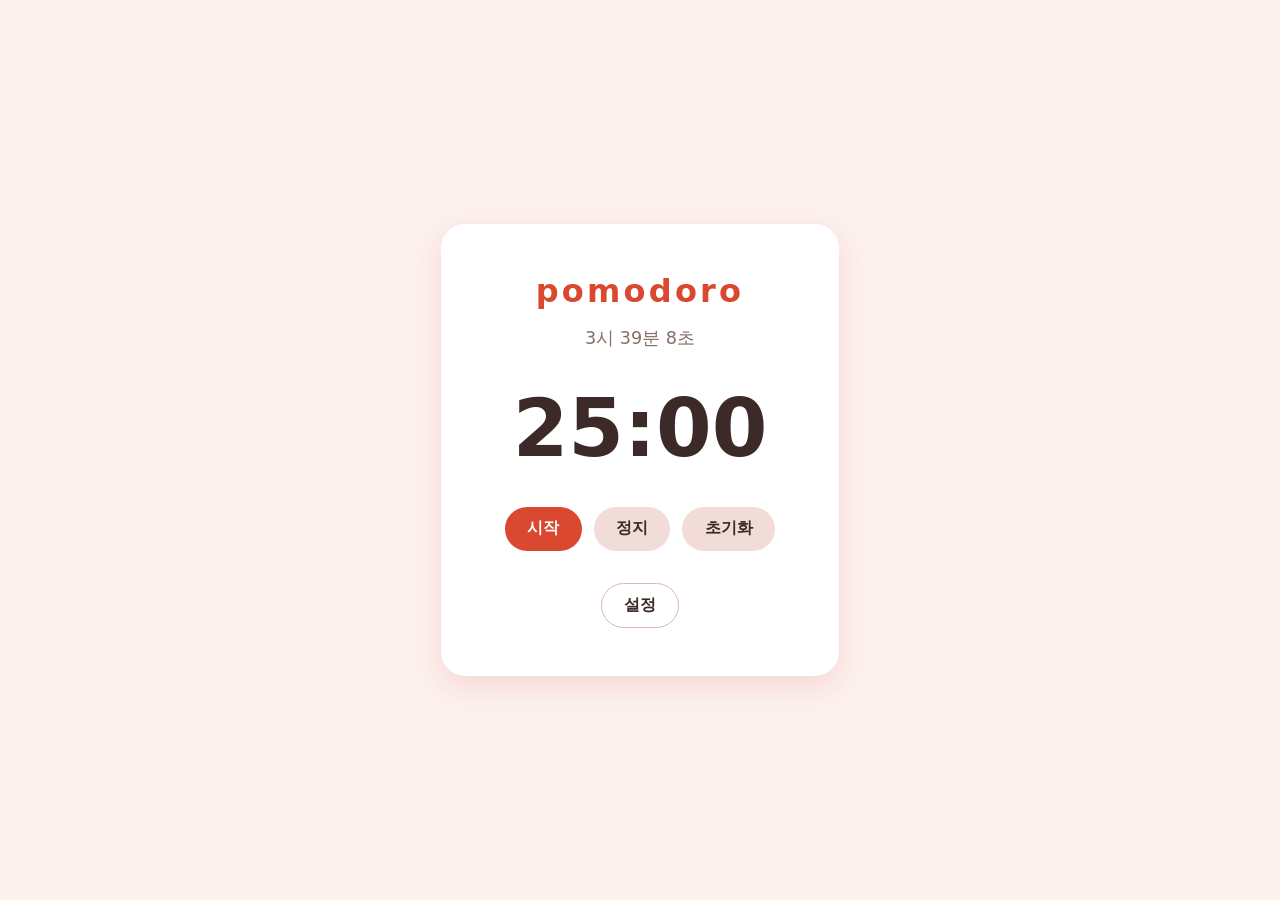
<file: index.html>
<!DOCTYPE html>
<html lang="ko">
<head>
  <meta charset="UTF-8">
  <meta name="viewport" content="width=device-width, initial-scale=1.0">
  <title>Pomodoro</title>
  <link rel="stylesheet" href="index.css">
</head>
<body>
  <main class="container">
    <h1>pomodoro</h1>

    <div class="clock" id="clock"></div>

    <div class="timer" id="timer">25:00</div>

    <div class="controls">
      <button type="button" id="start" class="btn btn-start">시작</button>
      <button type="button" id="stop" class="btn btn-stop">정지</button>
      <button type="button" id="reset" class="btn btn-reset">초기화</button>
    </div>

    <button type="button" id="settings" class="btn btn-settings">설정</button>
  </main>
  <script src="index.js"></script>
</body>
</html>
</file>
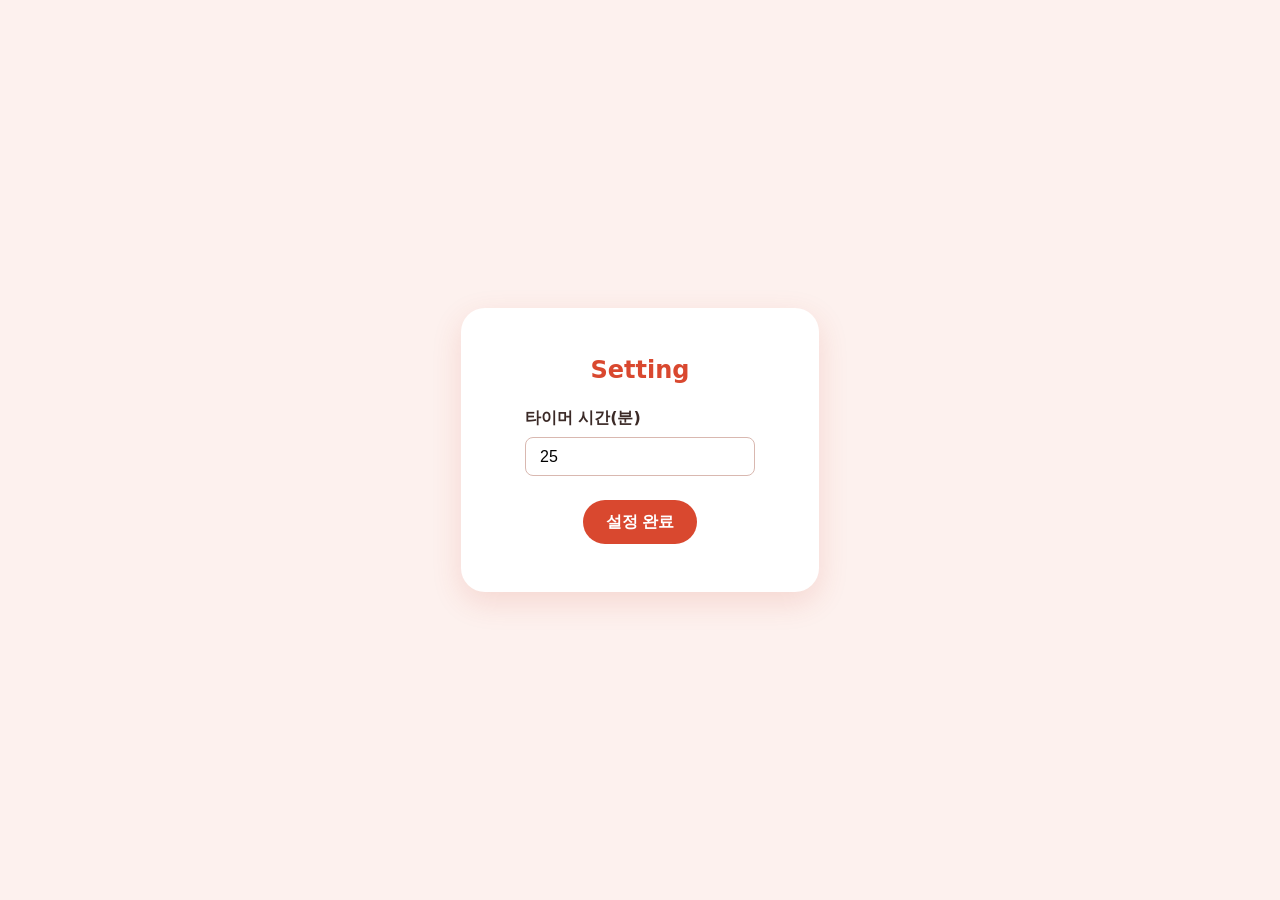
<file: setting.html>
<!DOCTYPE html>
<html lang="ko">
<head>
  <meta charset="UTF-8">
  <meta name="viewport" content="width=device-width, initial-scale=1.0">
  <title>Setting</title>
  <link rel="stylesheet" href="setting.css">
</head>
<body>
  <main class="container">
    <h3>Setting</h3>

    <label class="field">
      타이머 시간(분)
      <input type="number" id="minutes" value="25" min="1">
    </label>

    <button type="button" id="save" class="btn">설정 완료</button>
  </main>
  <script src="setting.js"></script>
</body>
</html>
</file>
<file: index.css>
* {
  box-sizing: border-box;
  margin: 0;
  padding: 0;
}

body {
  min-height: 100vh;
  display: flex;
  align-items: center;
  justify-content: center;
  background: #fdf1ee;
  color: #3b2a27;
  font-family: system-ui, -apple-system, "Segoe UI", "Malgun Gothic", sans-serif;
}

.container {
  display: flex;
  flex-direction: column;
  align-items: center;
  gap: 2rem;
  padding: 3rem 4rem;
  background: #fff;
  border-radius: 1.5rem;
  box-shadow: 0 10px 30px rgba(200, 70, 50, 0.15);
}

h1 {
  font-size: 2rem;
  letter-spacing: 0.1em;
  color: #d9482f;
}

.clock {
  margin-top: -1rem;
  font-size: 1.1rem;
  color: #8a6f69;
  font-variant-numeric: tabular-nums;
}

.timer {
  font-size: 5rem;
  font-weight: 700;
  font-variant-numeric: tabular-nums;
}

.controls {
  display: flex;
  gap: 0.75rem;
}

.btn {
  padding: 0.7rem 1.4rem;
  border: none;
  border-radius: 999px;
  font-size: 1rem;
  font-weight: 600;
  cursor: pointer;
  background: #f1dcd7;
  color: #3b2a27;
  transition: background 0.15s, transform 0.1s;
}

.btn:hover {
  background: #e8c8c0;
}

.btn:active {
  transform: scale(0.96);
}

.btn-start {
  background: #d9482f;
  color: #fff;
}

.btn-start:hover {
  background: #bf3a23;
}

.btn-settings {
  background: transparent;
  border: 1px solid #d9b8b0;
}
</file>
<file: setting.css>
* {
  box-sizing: border-box;
  margin: 0;
  padding: 0;
}

body {
  min-height: 100vh;
  display: flex;
  align-items: center;
  justify-content: center;
  background: #fdf1ee;
  color: #3b2a27;
  font-family: system-ui, -apple-system, "Segoe UI", "Malgun Gothic", sans-serif;
}

.container {
  display: flex;
  flex-direction: column;
  align-items: center;
  gap: 1.5rem;
  padding: 3rem 4rem;
  background: #fff;
  border-radius: 1.5rem;
  box-shadow: 0 10px 30px rgba(200, 70, 50, 0.15);
}

h3 {
  font-size: 1.5rem;
  color: #d9482f;
}

.field {
  display: flex;
  flex-direction: column;
  gap: 0.5rem;
  font-weight: 600;
}

.field input {
  padding: 0.6rem 0.9rem;
  border: 1px solid #d9b8b0;
  border-radius: 0.5rem;
  font-size: 1rem;
}

.btn {
  padding: 0.7rem 1.4rem;
  border: none;
  border-radius: 999px;
  font-size: 1rem;
  font-weight: 600;
  cursor: pointer;
  background: #d9482f;
  color: #fff;
}
</file>
